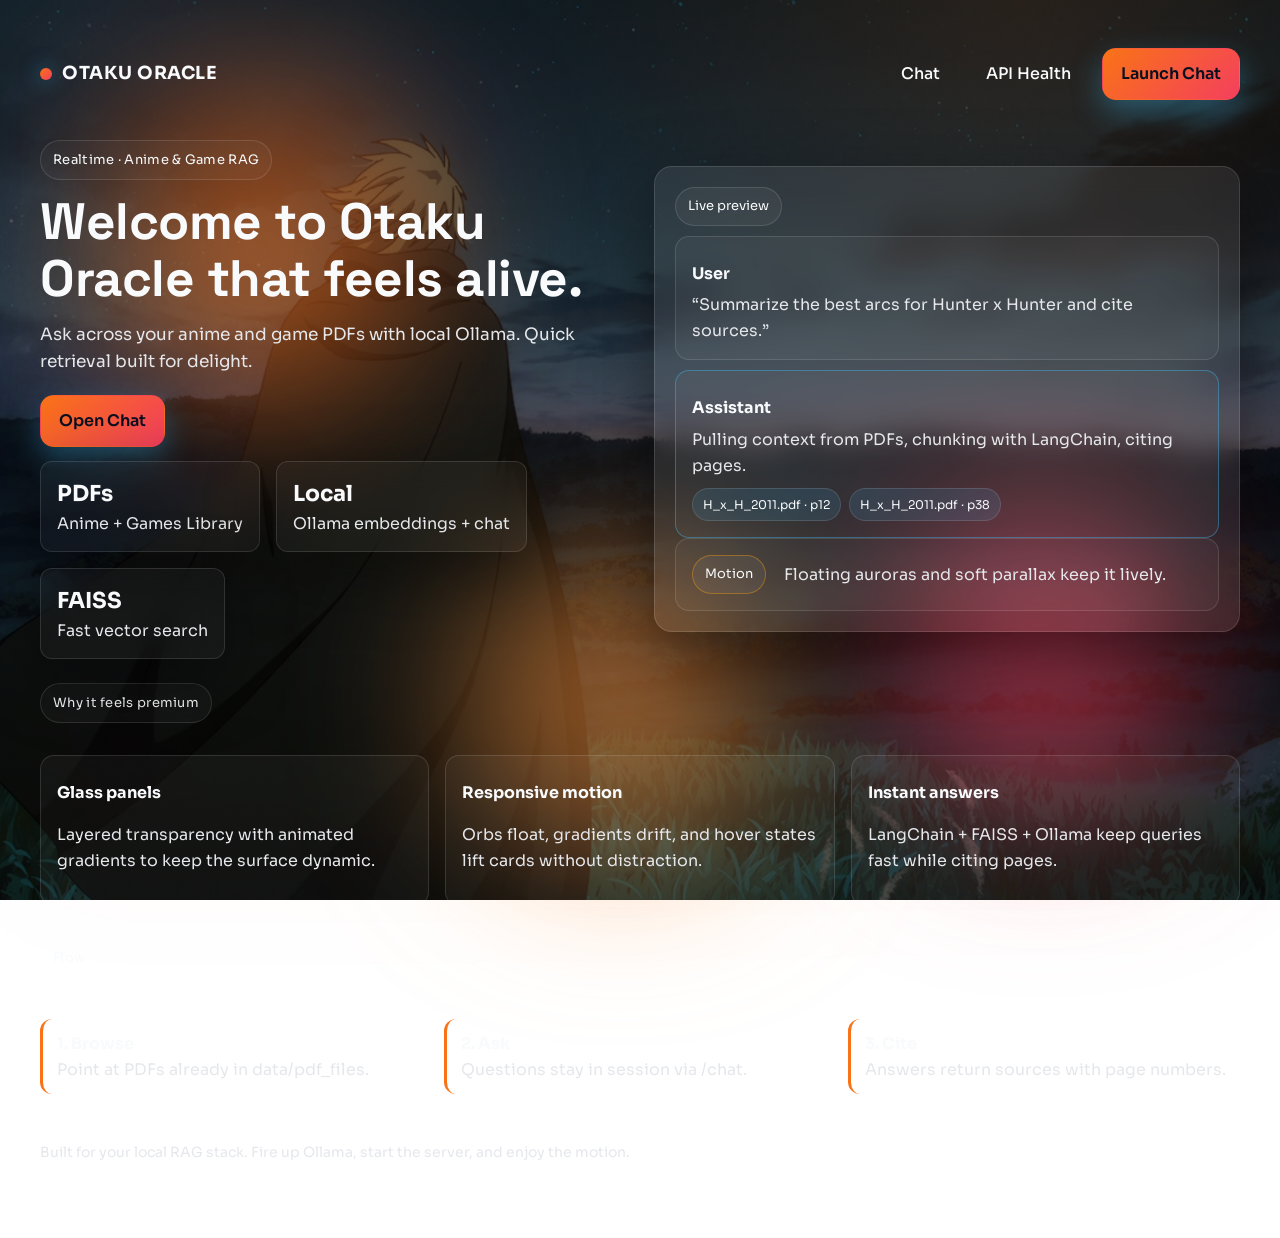
<file: static/index.html>
<!doctype html>
<html lang="en">
<head>
  <meta charset="UTF-8" />
  <meta name="viewport" content="width=device-width, initial-scale=1.0" />
  <title>Otaku Oracle Assistant</title>
  <link rel="stylesheet" href="/static/style.css" />
</head>
<body>
  <div class="orbs" aria-hidden="true">
    <div class="orb a"></div>
    <div class="orb b"></div>
    <div class="orb c"></div>
  </div>
  <div class="grid-lines" aria-hidden="true"></div>

  <div class="layout">
    <header>
      <div class="brand"><span class="dot"></span> Otaku Oracle</div>
      <nav>
        <a class="nav-link" href="/chat-ui">Chat</a>
        <a class="nav-link" href="/health">API Health</a>
        <a class="btn" href="/chat-ui">Launch Chat</a>
      </nav>
    </header>

    <section class="hero">
      <div>
        <div class="badge">
          <span>Realtime · Anime & Game RAG</span>
        </div>
        <h1>Welcome to Otaku Oracle that feels alive.</h1>
        <p class="lede">Ask across your anime and game PDFs with local Ollama. Quick retrieval built for delight.</p>
        <div style="display:flex; gap:12px; flex-wrap:wrap; margin:18px 0 12px;">
          <a class="btn" href="/chat-ui">Open Chat</a>
        </div>
        <div class="stats">
          <div class="stat card">
            <div class="value">PDFs</div>
            <div class="subtle">Anime + Games Library</div>
          </div>
          <div class="stat card">
            <div class="value">Local</div>
            <div class="subtle">Ollama embeddings + chat</div>
          </div>
          <div class="stat card">
            <div class="value">FAISS</div>
            <div class="subtle">Fast vector search</div>
          </div>
        </div>
      </div>

      <div class="card card-strong" style="position:relative; overflow:hidden;">
        <div class="pill" style="margin-bottom:10px;">Live preview</div>
        <div class="feature-card" style="margin-bottom:10px;">
          <h4>User</h4>
          <div class="subtle">“Summarize the best arcs for Hunter x Hunter and cite sources.”</div>
        </div>
        <div class="feature-card card-strong" style="border-color: rgba(56,189,248,0.4);">
          <h4>Assistant</h4>
          <div class="subtle">Pulling context from PDFs, chunking with LangChain, citing pages.</div>
          <div class="sources" style="margin-top:10px;">
            <span class="source-pill">H_x_H_2011.pdf · p12</span>
            <span class="source-pill">H_x_H_2011.pdf · p38</span>
          </div>
        </div>
        <div class="feature-card" style="display:flex; gap:10px; align-items:center;">
          <div class="pill" style="border-color: rgba(245,158,11,0.4); color: var(--text);">Motion</div>
          <div class="subtle">Floating auroras and soft parallax keep it lively.</div>
        </div>
      </div>
    </section>

    <section style="margin-top:14px;">
      <div class="badge">Why it feels premium</div>
      <div class="feature-grid">
        <div class="feature-card">
          <h4>Glass panels</h4>
          <p class="subtle">Layered transparency with animated gradients to keep the surface dynamic.</p>
        </div>
        <div class="feature-card">
          <h4>Responsive motion</h4>
          <p class="subtle">Orbs float, gradients drift, and hover states lift cards without distraction.</p>
        </div>
        <div class="feature-card">
          <h4>Instant answers</h4>
          <p class="subtle">LangChain + FAISS + Ollama keep queries fast while citing pages.</p>
        </div>
      </div>
    </section>

    <section style="margin-top:32px;">
      <div class="badge">Flow</div>

      <div class="steps">
        <div class="step">
          <strong>1. Browse</strong>
          <div class="subtle">Point at PDFs already in data/pdf_files.</div>
        </div>
        <div class="step">
          <strong>2. Ask</strong>
          <div class="subtle">Questions stay in session via /chat.</div>
        </div>
        <div class="step">
          <strong>3. Cite</strong>
          <div class="subtle">Answers return sources with page numbers.</div>
        </div>
      </div>
    </section>

    <div class="footer">
      Built for your local RAG stack. Fire up Ollama, start the server, and enjoy the motion.
    </div>
  </div>
</body>
</html>
</file>
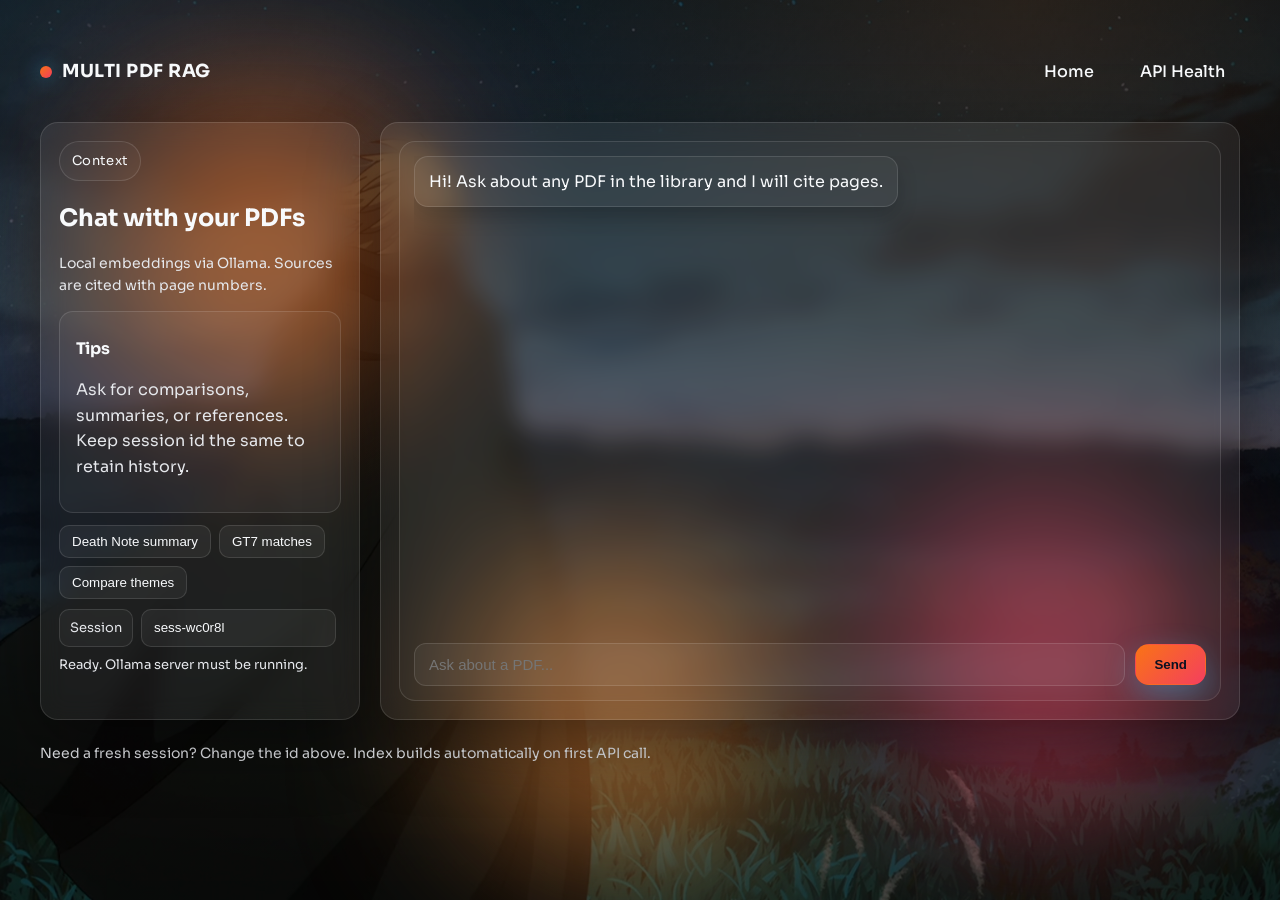
<file: static/chat.html>
<!doctype html>
<html lang="en">
<head>
  <meta charset="UTF-8" />
  <meta name="viewport" content="width=device-width, initial-scale=1.0" />
  <title>Multi PDF RAG · Chat</title>
  <link rel="stylesheet" href="/static/style.css" />
</head>
<body>
  <div class="orbs" aria-hidden="true">
    <div class="orb a"></div>
    <div class="orb b"></div>
    <div class="orb c"></div>
  </div>
  <div class="grid-lines" aria-hidden="true"></div>

  <div class="layout">
    <header>
      <div class="brand"><span class="dot"></span> Multi PDF RAG</div>
      <nav>
        <a class="nav-link" href="/">Home</a>
        <a class="nav-link" href="/health">API Health</a>
      </nav>
    </header>

    <div class="chat-layout">
      <div class="chat-panel card-strong">
        <div class="badge">Context</div>
        <h2>Chat with your PDFs</h2>
        <p class="chat-meta">Local embeddings via Ollama. Sources are cited with page numbers.</p>
        <div class="feature-card" style="margin-top:12px;">
          <h4>Tips</h4>
          <p class="subtle">Ask for comparisons, summaries, or references. Keep session id the same to retain history.</p>
        </div>
        <div class="samples" style="margin-top:12px;">
          <button class="sample-btn" data-sample="Summarize the main conflict in Death Note and cite pages.">Death Note summary</button>
          <button class="sample-btn" data-sample="List three standout matches in Gran Turismo 7 with sources.">GT7 matches</button>
          <button class="sample-btn" data-sample="Compare the themes of SteinsGate and Psycho-Pass with citations.">Compare themes</button>
        </div>
        <div class="session">
          <label class="badge-pill" for="session-input">Session</label>
          <input id="session-input" name="session" placeholder="session id" aria-label="Session id" />
        </div>
        <div class="status" id="status">Ready. Ollama server must be running.</div>
      </div>

      <div class="chat-panel">
        <div class="chat-window">
          <div class="messages" id="messages"></div>
          <form id="chat-form" class="form-row">
            <input class="input" id="chat-input" name="question" placeholder="Ask about a PDF..." autocomplete="off" />
            <button class="btn" type="submit" id="send-btn">Send</button>
          </form>
        </div>
      </div>
    </div>

    <footer>Need a fresh session? Change the id above. Index builds automatically on first API call.</footer>
  </div>

  <script>
    const messagesEl = document.getElementById('messages');
    const statusEl = document.getElementById('status');
    const chatForm = document.getElementById('chat-form');
    const inputEl = document.getElementById('chat-input');
    const sendBtn = document.getElementById('send-btn');
    const sessionEl = document.getElementById('session-input');

    const API_URL = '/chat';

    function randomSession() {
      return 'sess-' + Math.random().toString(36).slice(2, 8);
    }

    function loadSession() {
      const stored = localStorage.getItem('aurora-session') || randomSession();
      sessionEl.value = stored;
      localStorage.setItem('aurora-session', stored);
      return stored;
    }

    function setStatus(text) {
      statusEl.textContent = text;
    }

    function appendMessage(role, text, sources = []) {
      const wrap = document.createElement('div');
      wrap.className = `message ${role}`;
      wrap.textContent = text;

      if (role === 'bot' && sources.length) {
        const srcWrap = document.createElement('div');
        srcWrap.className = 'sources';
        sources.forEach((s) => {
          const pill = document.createElement('span');
          pill.className = 'source-pill';
          const src = s.source ? s.source.split('/').pop() : 'source';
          const page = s.page !== undefined && s.page !== null ? ` · p${s.page}` : '';
          pill.textContent = `${src}${page}`;
          srcWrap.appendChild(pill);
        });
        wrap.appendChild(srcWrap);
      }

      messagesEl.appendChild(wrap);
      messagesEl.scrollTop = messagesEl.scrollHeight;
    }

    let sessionId = loadSession();

    sessionEl.addEventListener('change', () => {
      sessionId = sessionEl.value.trim() || randomSession();
      sessionEl.value = sessionId;
      localStorage.setItem('aurora-session', sessionId);
      setStatus('Session updated.');
    });

    async function sendMessage(evt) {
      evt.preventDefault();
      const question = inputEl.value.trim();
      if (!question) {
        return;
      }

      appendMessage('user', question);
      inputEl.value = '';
      setStatus('Thinking...');
      sendBtn.disabled = true;

      try {
        const res = await fetch(API_URL, {
          method: 'POST',
          headers: { 'Content-Type': 'application/json' },
          body: JSON.stringify({ question, session_id: sessionId })
        });

        if (!res.ok) {
          throw new Error('API error');
        }

        const data = await res.json();
        appendMessage('bot', data.answer || 'No answer returned.', data.sources || []);
        setStatus('Ready.');
      } catch (err) {
        appendMessage('bot', 'There was a problem contacting the API. Is the server running?');
        setStatus('Error — check console.');
        console.error(err);
      } finally {
        sendBtn.disabled = false;
      }
    }

    chatForm.addEventListener('submit', sendMessage);

    document.querySelectorAll('.sample-btn').forEach((btn) => {
      btn.addEventListener('click', (e) => {
        e.preventDefault();
        inputEl.value = btn.dataset.sample;
        inputEl.focus();
      });
    });

    appendMessage('bot', 'Hi! Ask about any PDF in the library and I will cite pages.');
  </script>
</body>
</html>
</file>
<file: static/style.css>
@import url('https://fonts.googleapis.com/css2?family=Space+Grotesk:wght@400;500;600;700&family=Sora:wght@400;500;600&display=swap');

:root {
  --bg: #0d0a0d;
  --bg-2: #1a0f12;
  --card: rgba(255, 255, 255, 0.06);
  --card-strong: rgba(255, 255, 255, 0.08);
  --border: rgba(255, 255, 255, 0.12);
  --text: #f8fafc;
  --muted: #e5e7eb;
  --accent: #f97316;
  --accent-2: #fb923c;
  --accent-3: #f43f5e;
  --shadow: 0 20px 70px rgba(0, 0, 0, 0.45);
  --radius: 18px;
}

* {
  box-sizing: border-box;
}

body {
  margin: 0;
  min-height: 100vh;
  font-family: 'Sora', 'Space Grotesk', system-ui, sans-serif;
  color: var(--text);
  background:
    radial-gradient(circle at 20% 20%, rgba(244, 63, 94, 0.08), transparent 28%),
    radial-gradient(circle at 80% 0%, rgba(249, 115, 22, 0.12), transparent 40%),
    linear-gradient(135deg, rgba(0, 0, 0, 0.55), rgba(0, 0, 0, 0.65)),
    url("/static/vinalnd1.jpg");
  background-size: cover, cover, cover, cover;
  background-repeat: no-repeat;
  background-attachment: fixed;
  position: relative;
  overflow-x: hidden;
  line-height: 1.6;
}

body::before {
  content: '';
  position: fixed;
  inset: 0;
  background: linear-gradient(120deg, rgba(244, 63, 94, 0.08), rgba(249, 115, 22, 0.08), rgba(251, 146, 60, 0.06));
  opacity: 0.25;
  filter: blur(70px);
  z-index: 0;
  animation: shift 16s ease-in-out infinite alternate;
}

.layout {
  position: relative;
  z-index: 1;
  width: min(1200px, 94vw);
  margin: 0 auto;
  padding: 32px 0 64px;
}

header {
  display: flex;
  align-items: center;
  justify-content: space-between;
  padding: 16px 0 8px;
}

.brand {
  display: inline-flex;
  align-items: center;
  gap: 10px;
  font-weight: 700;
  letter-spacing: 0.5px;
  font-size: 18px;
  text-transform: uppercase;
}

.brand .dot {
  width: 12px;
  height: 12px;
  border-radius: 999px;
  background: linear-gradient(135deg, var(--accent), var(--accent-3));
  box-shadow: 0 0 20px rgba(56, 189, 248, 0.6);
}

nav {
  display: flex;
  gap: 16px;
  align-items: center;
}

.nav-link {
  padding: 10px 14px;
  color: var(--text);
  text-decoration: none;
  font-weight: 500;
  border: 1px solid transparent;
  border-radius: 12px;
  transition: all 0.25s ease;
}

.nav-link:hover {
  border-color: var(--border);
  background: rgba(255, 255, 255, 0.04);
}

.btn {
  display: inline-flex;
  align-items: center;
  gap: 8px;
  padding: 12px 18px;
  border-radius: 14px;
  border: 1px solid transparent;
  font-weight: 600;
  color: #0b1021;
  background: linear-gradient(135deg, var(--accent), var(--accent-3));
  box-shadow: 0 12px 30px rgba(56, 189, 248, 0.35);
  cursor: pointer;
  text-decoration: none;
  transition: transform 0.18s ease, box-shadow 0.18s ease;
}

.btn:hover {
  transform: translateY(-2px);
  box-shadow: 0 18px 38px rgba(56, 189, 248, 0.4);
}

.btn-secondary {
  background: rgba(255, 255, 255, 0.04);
  color: var(--text);
  border: 1px solid var(--border);
  box-shadow: none;
}

.hero {
  display: grid;
  grid-template-columns: repeat(auto-fit, minmax(320px, 1fr));
  gap: 28px;
  align-items: center;
  padding: 32px 0 10px;
}

.hero h1 {
  font-family: 'Space Grotesk', 'Sora', sans-serif;
  font-size: clamp(34px, 4vw, 52px);
  line-height: 1.1;
  margin: 0 0 14px;
  letter-spacing: -0.5px;
}

.hero p.lede {
  color: var(--muted);
  margin: 0 0 20px;
  font-size: 17px;
}

.badge {
  display: inline-flex;
  align-items: center;
  gap: 8px;
  padding: 9px 12px;
  border-radius: 999px;
  border: 1px solid var(--border);
  background: rgba(255, 255, 255, 0.03);
  color: var(--text);
  margin-bottom: 14px;
  font-size: 13px;
  letter-spacing: 0.3px;
}

.glow {
  color: var(--accent);
}

.card {
  background: var(--card);
  border: 1px solid var(--border);
  border-radius: var(--radius);
  padding: 20px;
  box-shadow: var(--shadow);
  backdrop-filter: blur(14px);
}

.card-strong {
  background: var(--card-strong);
}

.pill {
  display: inline-flex;
  align-items: center;
  gap: 6px;
  padding: 8px 12px;
  border-radius: 999px;
  background: rgba(255, 255, 255, 0.05);
  color: var(--text);
  border: 1px solid var(--border);
  font-size: 13px;
  margin-right: 8px;
}

.feature-grid {
  display: grid;
  grid-template-columns: repeat(auto-fit, minmax(240px, 1fr));
  gap: 16px;
  margin-top: 18px;
}

.feature-card {
  padding: 16px;
  border-radius: 14px;
  background: rgba(255, 255, 255, 0.04);
  border: 1px solid var(--border);
  transition: transform 0.18s ease, border-color 0.18s ease;
}

.feature-card:hover {
  transform: translateY(-3px);
  border-color: rgba(56, 189, 248, 0.5);
}

.feature-card h4 {
  margin: 8px 0 6px;
}

.subtle {
  color: var(--muted);
}

.stats {
  display: flex;
  gap: 16px;
  flex-wrap: wrap;
  margin-top: 14px;
}

.stat {
  padding: 14px 16px;
  border-radius: 12px;
  border: 1px solid var(--border);
  background: rgba(255, 255, 255, 0.03);
  min-width: 140px;
}

.stat .value {
  font-size: 22px;
  font-weight: 700;
}

.steps {
  display: grid;
  grid-template-columns: repeat(auto-fit, minmax(200px, 1fr));
  gap: 12px;
  margin: 26px 0 10px;
}

.step {
  border-left: 3px solid var(--accent);
  padding: 12px 14px;
  background: rgba(255, 255, 255, 0.03);
  border-radius: 12px;
}

.footer {
  margin-top: 30px;
  padding: 16px 0 10px;
  color: var(--muted);
  border-top: 1px solid var(--border);
  font-size: 14px;
}

.orbs {
  position: fixed;
  inset: 0;
  pointer-events: none;
  z-index: 0;
}

.orb {
  position: absolute;
  width: 320px;
  height: 320px;
  border-radius: 50%;
  filter: blur(80px);
  opacity: 0.55;
  mix-blend-mode: screen;
  animation: float 14s ease-in-out infinite;
}

.orb.a {
  top: 10%;
  left: 8%;
  background: #f97316;
}

.orb.b {
  top: 55%;
  right: 6%;
  background: #f43f5e;
  animation-delay: 2s;
}

.orb.c {
  bottom: 4%;
  left: 36%;
  background: #fb923c;
  animation-delay: 4s;
}

.grid-lines {
  position: fixed;
  inset: 0;
  background-image: linear-gradient(rgba(255, 255, 255, 0.02) 1px, transparent 1px),
    linear-gradient(90deg, rgba(255, 255, 255, 0.02) 1px, transparent 1px);
  background-size: 120px 120px;
  mask-image: radial-gradient(circle at center, rgba(0, 0, 0, 0.5), transparent 70%);
  z-index: 0;
}

/* Chat page */
.chat-layout {
  display: grid;
  grid-template-columns: 320px 1fr;
  gap: 20px;
  align-items: stretch;
  margin-top: 18px;
}

.chat-panel {
  background: var(--card);
  border: 1px solid var(--border);
  border-radius: var(--radius);
  padding: 18px;
  box-shadow: var(--shadow);
  backdrop-filter: blur(12px);
}

.chat-panel h2 {
  margin: 4px 0 6px;
}

.chat-meta {
  color: var(--muted);
  font-size: 14px;
}

.chat-window {
  display: flex;
  flex-direction: column;
  gap: 12px;
  height: min(68vh, 560px);
  padding: 14px;
  border-radius: 16px;
  border: 1px solid var(--border);
  background: rgba(255, 255, 255, 0.03);
  overflow: hidden;
}

.messages {
  flex: 1;
  overflow-y: auto;
  padding-right: 4px;
  display: flex;
  flex-direction: column;
  gap: 12px;
}

.message {
  max-width: 80%;
  padding: 12px 14px;
  border-radius: 14px;
  border: 1px solid var(--border);
  background: rgba(255, 255, 255, 0.04);
  position: relative;
  box-shadow: 0 10px 20px rgba(0, 0, 0, 0.2);
  white-space: pre-wrap;
}

.message.user {
  margin-left: auto;
  background: linear-gradient(135deg, rgba(56, 189, 248, 0.16), rgba(34, 211, 238, 0.12));
  border-color: rgba(56, 189, 248, 0.4);
}

.message.bot {
  margin-right: auto;
  background: rgba(255, 255, 255, 0.04);
}

.sources {
  display: flex;
  flex-wrap: wrap;
  gap: 8px;
  margin-top: 8px;
}

.source-pill {
  padding: 6px 10px;
  border-radius: 999px;
  border: 1px solid var(--border);
  background: rgba(56, 189, 248, 0.12);
  color: var(--text);
  font-size: 12px;
}

.form-row {
  display: flex;
  align-items: center;
  gap: 10px;
  margin-top: 12px;
}

.input {
  flex: 1;
  padding: 12px 14px;
  border-radius: 12px;
  border: 1px solid var(--border);
  background: rgba(255, 255, 255, 0.05);
  color: var(--text);
  font-size: 15px;
}

.session {
  display: flex;
  gap: 8px;
  flex-wrap: wrap;
  margin-top: 10px;
}

.session input {
  padding: 10px 12px;
  border-radius: 10px;
  border: 1px solid var(--border);
  background: rgba(255, 255, 255, 0.05);
  color: var(--text);
}

.badge-pill {
  display: inline-flex;
  align-items: center;
  gap: 6px;
  padding: 8px 10px;
  border-radius: 10px;
  background: rgba(255, 255, 255, 0.04);
  border: 1px solid var(--border);
  color: var(--muted);
  font-size: 13px;
}

.status {
  color: var(--muted);
  font-size: 13px;
  margin-top: 8px;
  min-height: 18px;
}

.samples {
  display: flex;
  gap: 8px;
  flex-wrap: wrap;
  margin-top: 10px;
}

.sample-btn {
  padding: 8px 12px;
  border-radius: 10px;
  border: 1px solid var(--border);
  background: rgba(255, 255, 255, 0.05);
  color: var(--text);
  cursor: pointer;
  transition: border-color 0.18s ease, transform 0.18s ease;
}

.sample-btn:hover {
  border-color: rgba(56, 189, 248, 0.6);
  transform: translateY(-1px);
}

footer {
  color: var(--muted);
  font-size: 14px;
  margin-top: 22px;
}

@keyframes float {
  0% {
    transform: translateY(0px) scale(1);
  }
  50% {
    transform: translateY(-18px) scale(1.05);
  }
  100% {
    transform: translateY(8px) scale(1);
  }
}

@keyframes shift {
  0% {
    transform: translateX(0px);
  }
  100% {
    transform: translateX(12px);
  }
}

@media (max-width: 960px) {
  .chat-layout {
    grid-template-columns: 1fr;
  }

  .message {
    max-width: 90%;
  }

  header {
    flex-direction: column;
    align-items: flex-start;
    gap: 10px;
  }
}

@media (max-width: 640px) {
  .hero {
    grid-template-columns: 1fr;
  }

  .btn {
    width: 100%;
    justify-content: center;
  }

  .messages {
    max-height: 420px;
  }
}
</file>
